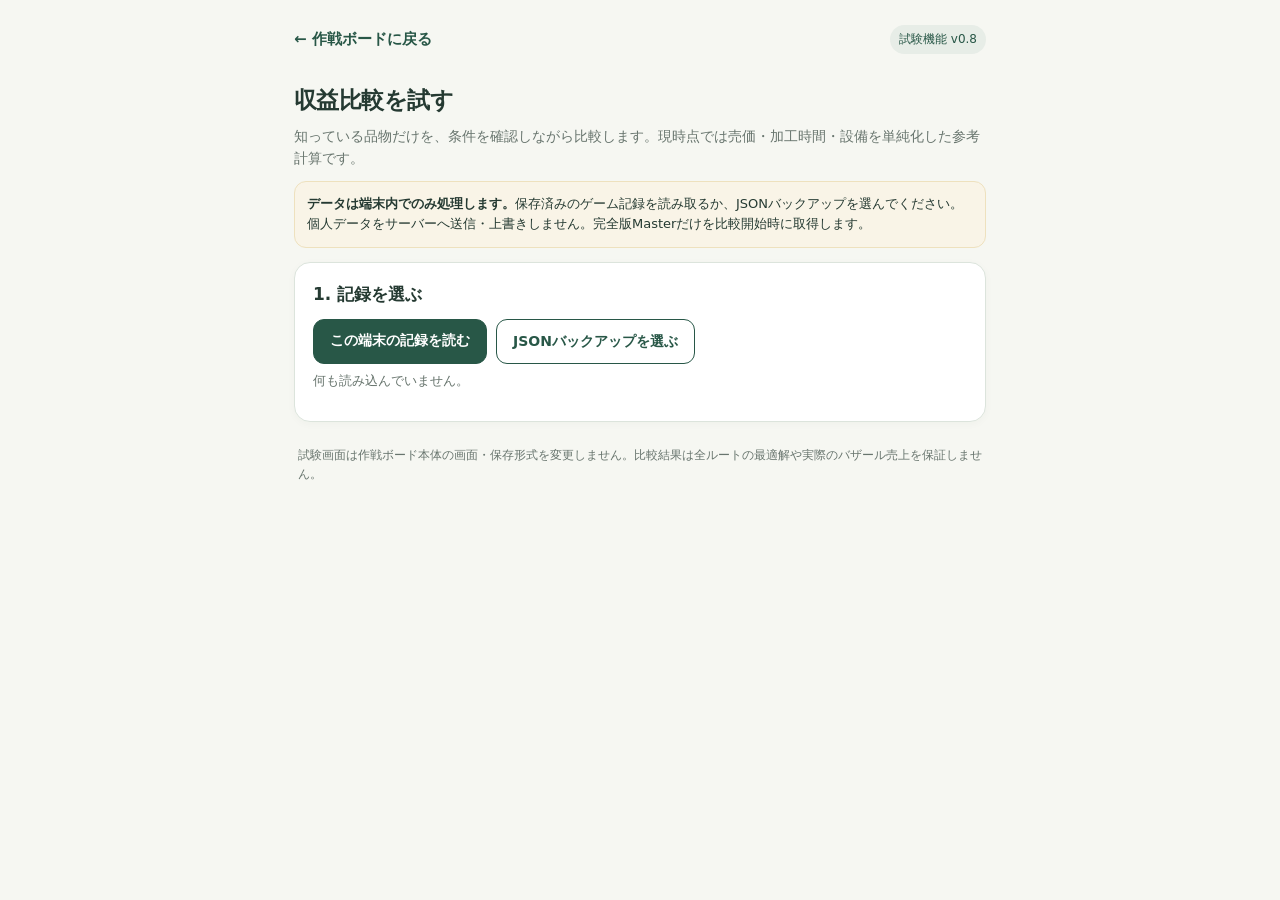
<file: economy-lab/index.html>
<!doctype html>
<html lang="ja">
<head>
  <meta charset="utf-8">
  <meta name="viewport" content="width=device-width,initial-scale=1,viewport-fit=cover">
  <meta name="theme-color" content="#f8f7f1">
  <title>収益比較・試験版 | 風のグランドバザール 作戦ボード</title>
  <style>
    :root{color-scheme:light;--ink:#253a32;--green:#285747;--muted:#68756e;--line:#dce4dc;--wash:#f6f7f2;--white:#fff;--warm:#f9f4e7}
    *{box-sizing:border-box}
    body{margin:0;color:var(--ink);background:var(--wash);font-family:system-ui,-apple-system,"Hiragino Kaku Gothic ProN","Noto Sans JP",sans-serif;font-size:15px;line-height:1.55}
    .wrap{width:min(720px,100%);margin:auto;padding:18px 14px max(32px,env(safe-area-inset-bottom))}
    header{display:flex;align-items:center;justify-content:space-between;gap:12px}
    header a{color:var(--green);font-weight:700;text-decoration:none;padding:10px 0}
    .tag{font-size:12px;background:#e7ede7;color:var(--green);padding:5px 9px;border-radius:99px}
    h1{font-size:23px;letter-spacing:-.025em;margin:22px 0 6px}
    h2{font-size:17px;margin:0 0 10px}
    h3{font-size:15px;margin:16px 0 8px}
    p{margin:7px 0 12px}
    .lead{color:var(--muted);font-size:14px}
    .card{padding:18px;background:var(--white);border:1px solid var(--line);border-radius:16px;margin-top:14px;box-shadow:0 2px 8px rgba(25,50,35,.03)}
    .notice{background:var(--warm);border:1px solid #eee1be;border-radius:12px;padding:12px;font-size:13px}
    .muted{color:var(--muted);font-size:13px}
    .field{margin:14px 0}
    label.title{font-size:14px;font-weight:700;display:block;margin-bottom:5px}
    input[type=number],select{appearance:auto;width:100%;padding:11px 12px;border:1px solid #bccfc2;border-radius:10px;background:#fff;color:var(--ink);font-size:16px;min-height:44px}
    input[type=checkbox]{width:20px;height:20px;accent-color:var(--green);flex:none;margin:0}
    input:focus-visible,select:focus-visible,button:focus-visible,a:focus-visible{outline:3px solid #91bba4;outline-offset:2px}
    button,.upload{display:inline-flex;align-items:center;justify-content:center;border:1px solid var(--green);border-radius:11px;min-height:45px;padding:10px 16px;background:var(--green);font-size:14px;font-weight:700;color:#fff;cursor:pointer;text-decoration:none}
    button.secondary,.upload{background:#fff;color:var(--green)}
    button:disabled{opacity:.45;cursor:not-allowed}
    .actions{display:flex;gap:9px;flex-wrap:wrap;margin-top:12px}
    .checkrow{display:flex;align-items:flex-start;gap:10px;padding:12px 0;border-bottom:1px solid #edf0eb}
    .checkrow:last-child{border-bottom:0}
    .checkrow span{flex:1}
    .itemrow{padding:12px 0;border-bottom:1px solid #edf0eb}
    .itemrow:last-child{border:0}
    .grid{display:grid;grid-template-columns:1fr 1fr;gap:10px}
    .subtle{font-size:12px;color:var(--muted)}
    .pill{display:inline-block;background:#edf4ee;color:#2c6047;border-radius:7px;padding:2px 7px;font-size:12px}
    .danger{color:#92572b}
    #sourceStatus,#validationMessage,#comparisonOutput{white-space:pre-wrap}
    [hidden]{display:none!important}
    .value{font-size:25px;font-weight:800;color:var(--green);font-variant-numeric:tabular-nums}
    .divider{border-top:1px solid var(--line);margin:14px 0}
    footer{color:var(--muted);font-size:12px;margin:24px 4px}
    @media(max-width:500px){.grid{grid-template-columns:1fr}.actions>*{width:100%}.wrap{padding:14px 12px 26px}h1{font-size:21px}}
  </style>
</head>
<body>
<main class="wrap">
  <header><a href="../index.html">← 作戦ボードに戻る</a><span class="tag">試験機能 v0.8</span></header>
  <h1>収益比較を試す</h1>
  <p class="lead">知っている品物だけを、条件を確認しながら比較します。現時点では売価・加工時間・設備を単純化した参考計算です。</p>
  <div class="notice"><strong>データは端末内でのみ処理します。</strong>保存済みのゲーム記録を読み取るか、JSONバックアップを選んでください。個人データをサーバーへ送信・上書きしません。完全版Masterだけを比較開始時に取得します。</div>
  <section class="card" id="sourceCard">
    <h2>1. 記録を選ぶ</h2>
    <div class="actions">
      <button id="useDevice" type="button">この端末の記録を読む</button>
      <label class="upload" for="backupFile">JSONバックアップを選ぶ</label>
      <input id="backupFile" type="file" accept="application/json,.json" hidden>
    </div>
    <p class="muted" id="sourceStatus" role="status">何も読み込んでいません。</p>
  </section>
  <section class="card" id="setupCard" hidden>
    <h2>2. 比較の範囲を決める</h2>
    <div class="field"><label class="title" for="focusItem">知っている品物</label><select id="focusItem"></select></div>
    <div class="field"><label class="title" for="horizon">比較に使える時間（分）</label>
      <input id="horizon" type="number" min="1" step="1" inputmode="numeric" placeholder="例：480">
      <p class="subtle">ゲーム内の残り時間を自分で決めます。こちらでは推定しません。</p></div>
    <label class="checkrow"><input type="checkbox" id="acceptBaseline"><span>品質・天候・バザール補正を含まない基準価格で比較し、風車加工費0G・記録済みの基準時間などを仮定することを確認した</span></label>
    <div class="field"><label class="title">現在使えることを確認した設備</label>
      <div id="facilityChoices"></div>
      <p class="subtle">あなたが登録済みの加工方法・料理から必要になり得る設備だけを表示します。</p></div>
    <div class="actions"><button id="chooseRoutes" type="button">加工候補を確認</button></div>
  </section>
  <section class="card" id="routesCard" hidden>
    <h2>3. 今使える加工方法を選ぶ</h2>
    <p class="muted">発見済みで、設備を確認した方法だけを表示します。今回は使えない方法にはチェックを入れないでください。</p>
    <div id="routeChoices"></div>
    <div class="actions"><button id="confirmRoutes" type="button">この条件で不足情報を確認</button></div>
  </section>
  <section class="card" id="detailsCard" hidden>
    <h2>4. 不足情報を確認する</h2>
    <p class="muted">未記録と0個は区別します。表示された材料や価格だけを記入してください。</p>
    <div class="field"><label class="title" for="cash">現在の所持金（G）</label><input id="cash" type="number" min="0" step="1" inputmode="numeric" placeholder="未確認"></div>
    <div id="resourceInputs"></div>
    <div id="itemInputs"></div>
    <div class="divider"></div>
    <label class="checkrow"><input type="checkbox" id="confirmGoals"><span>今回の比較に使用する数量が、進行中の目標と競合しないことを確認した</span></label>
    <label class="checkrow"><input type="checkbox" id="confirmRequests"><span>今回の比較に使用する数量が、進行中のお願いと競合しないことを確認した</span></label>
    <div class="notice">取り置き数量はこの試験画面では自動推定しません。競合が不明な場合は確認欄にチェックせず、比較を保留してください。</div>
    <div class="actions"><button id="runComparison" type="button">不足情報を検査して比較</button></div>
    <p id="validationMessage" class="muted" aria-live="polite"></p>
  </section>
  <section class="card" id="resultCard" hidden>
    <h2>5. 既知候補の参考比較</h2>
    <div id="comparisonOutput" aria-live="polite"></div>
    <div class="actions"><button id="resetResult" class="secondary" type="button">条件を見直す</button></div>
  </section>
  <footer>試験画面は作戦ボード本体の画面・保存形式を変更しません。比較結果は全ルートの最適解や実際のバザール売上を保証しません。</footer>
</main>
<script type="module" src="./app.mjs"></script>
</body>
</html>
</file>
